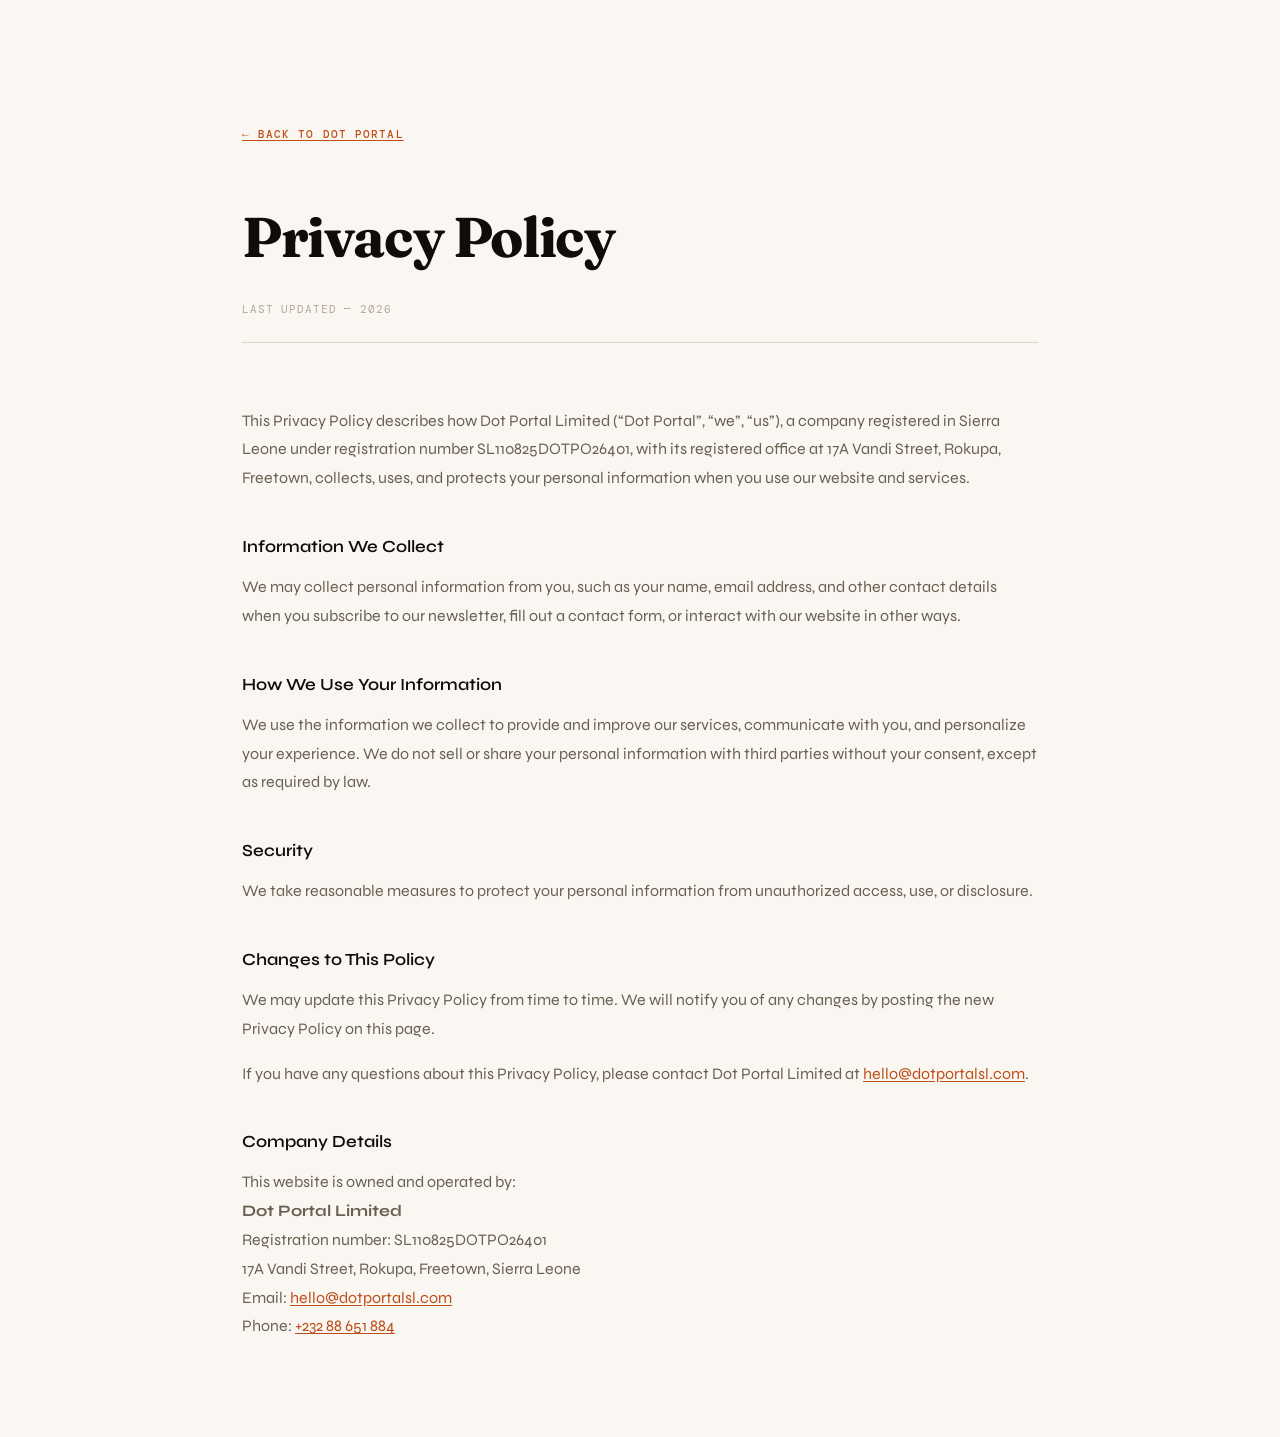
<file: privacy-policy.html>
<!DOCTYPE html>
<html lang="en">
<head>
    <meta charset="UTF-8">
    <meta name="viewport" content="width=device-width, initial-scale=1.0">
    <meta name="description" content="Privacy Policy for Dot Portal Limited, Freetown, Sierra Leone. Learn how we collect, use, and protect your personal information.">
    <meta name="robots" content="index, follow">
    <title>Privacy Policy &mdash; Dot Portal Limited</title>
    <link rel="canonical" href="https://www.dotportalsl.com/privacy-policy.html">
    <meta name="theme-color" content="#faf7f2" media="(prefers-color-scheme: light)">
    <meta name="theme-color" content="#100e0b" media="(prefers-color-scheme: dark)">
    <link rel="icon" type="image/png" sizes="32x32" href="/images/favicon/favicon-32x32.png">
    <link rel="preconnect" href="https://fonts.googleapis.com">
    <link rel="preconnect" href="https://fonts.gstatic.com" crossorigin>
    <link href="https://fonts.googleapis.com/css2?family=Fraunces:opsz,wght@9..144,300..900&family=Syne:wght@400;500;600;700&family=DM+Mono:wght@400;500&display=swap" rel="stylesheet">
    <link rel="stylesheet" href="/assets/css/style.css">
</head>
<body>
    <div class="page-wrap">
        <a href="/" class="page-back">&larr; Back to Dot Portal</a>
        <h1>Privacy Policy</h1>
        <span class="page-date">Last updated &mdash; 2026</span>

        <p>This Privacy Policy describes how Dot Portal Limited (&ldquo;Dot Portal&rdquo;, &ldquo;we&rdquo;, &ldquo;us&rdquo;), a company registered in Sierra Leone under registration number SL110825DOTPO26401, with its registered office at 17A Vandi Street, Rokupa, Freetown, collects, uses, and protects your personal information when you use our website and services.</p>

        <h2>Information We Collect</h2>
        <p>We may collect personal information from you, such as your name, email address, and other contact details when you subscribe to our newsletter, fill out a contact form, or interact with our website in other ways.</p>

        <h2>How We Use Your Information</h2>
        <p>We use the information we collect to provide and improve our services, communicate with you, and personalize your experience. We do not sell or share your personal information with third parties without your consent, except as required by law.</p>

        <h2>Security</h2>
        <p>We take reasonable measures to protect your personal information from unauthorized access, use, or disclosure.</p>

        <h2>Changes to This Policy</h2>
        <p>We may update this Privacy Policy from time to time. We will notify you of any changes by posting the new Privacy Policy on this page.</p>

        <p>If you have any questions about this Privacy Policy, please contact Dot Portal Limited at <a href="mailto:hello@dotportalsl.com">hello@dotportalsl.com</a>.</p>
        <h2>Company Details</h2>
        <p>
            This website is owned and operated by:<br>
            <strong>Dot Portal Limited</strong><br>
            Registration number: SL110825DOTPO26401<br>
            17A Vandi Street, Rokupa, Freetown, Sierra Leone<br>
            Email: <a href="mailto:hello@dotportalsl.com">hello@dotportalsl.com</a><br>
            Phone: <a href="tel:+23288651884">+232 88 651 884</a>
        </p>

    </div>
    <script src="/assets/js/script.js" defer></script>
</body>
</html>
</file>
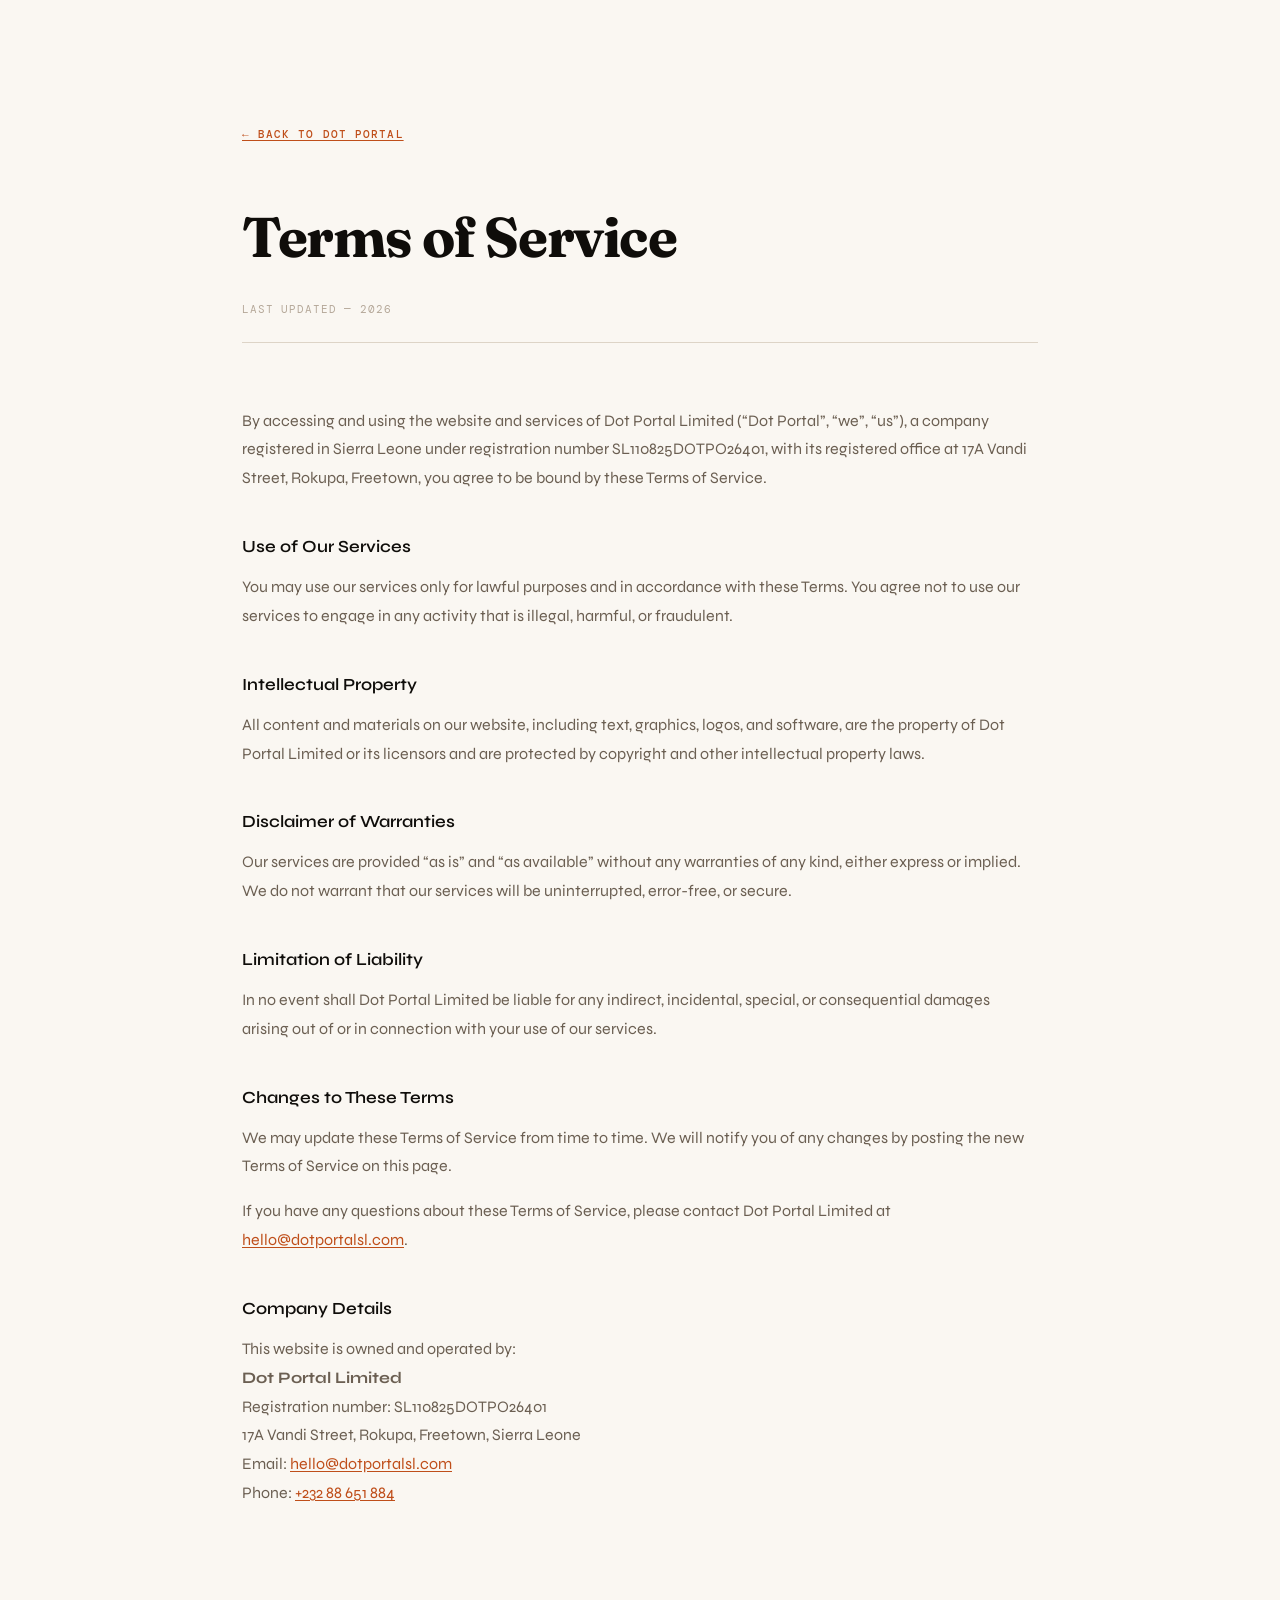
<file: terms-of-service.html>
<!DOCTYPE html>
<html lang="en">
<head>
    <meta charset="UTF-8">
    <meta name="viewport" content="width=device-width, initial-scale=1.0">
    <meta name="description" content="Terms of Service for Dot Portal Limited, Freetown, Sierra Leone. Read our terms and conditions for using our website and services.">
    <meta name="robots" content="index, follow">
    <title>Terms of Service &mdash; Dot Portal Limited</title>
    <link rel="canonical" href="https://www.dotportalsl.com/terms-of-service.html">
    <meta name="theme-color" content="#faf7f2" media="(prefers-color-scheme: light)">
    <meta name="theme-color" content="#100e0b" media="(prefers-color-scheme: dark)">
    <link rel="icon" type="image/png" sizes="32x32" href="/images/favicon/favicon-32x32.png">
    <link rel="preconnect" href="https://fonts.googleapis.com">
    <link rel="preconnect" href="https://fonts.gstatic.com" crossorigin>
    <link href="https://fonts.googleapis.com/css2?family=Fraunces:opsz,wght@9..144,300..900&family=Syne:wght@400;500;600;700&family=DM+Mono:wght@400;500&display=swap" rel="stylesheet">
    <link rel="stylesheet" href="/assets/css/style.css">
</head>
<body>
    <div class="page-wrap">
        <a href="/" class="page-back">&larr; Back to Dot Portal</a>
        <h1>Terms of Service</h1>
        <span class="page-date">Last updated &mdash; 2026</span>

        <p>By accessing and using the website and services of Dot Portal Limited (&ldquo;Dot Portal&rdquo;, &ldquo;we&rdquo;, &ldquo;us&rdquo;), a company registered in Sierra Leone under registration number SL110825DOTPO26401, with its registered office at 17A Vandi Street, Rokupa, Freetown, you agree to be bound by these Terms of Service.</p>

        <h2>Use of Our Services</h2>
        <p>You may use our services only for lawful purposes and in accordance with these Terms. You agree not to use our services to engage in any activity that is illegal, harmful, or fraudulent.</p>

        <h2>Intellectual Property</h2>
        <p>All content and materials on our website, including text, graphics, logos, and software, are the property of Dot Portal Limited or its licensors and are protected by copyright and other intellectual property laws.</p>

        <h2>Disclaimer of Warranties</h2>
        <p>Our services are provided &ldquo;as is&rdquo; and &ldquo;as available&rdquo; without any warranties of any kind, either express or implied. We do not warrant that our services will be uninterrupted, error-free, or secure.</p>

        <h2>Limitation of Liability</h2>
        <p>In no event shall Dot Portal Limited be liable for any indirect, incidental, special, or consequential damages arising out of or in connection with your use of our services.</p>

        <h2>Changes to These Terms</h2>
        <p>We may update these Terms of Service from time to time. We will notify you of any changes by posting the new Terms of Service on this page.</p>

        <p>If you have any questions about these Terms of Service, please contact Dot Portal Limited at <a href="mailto:hello@dotportalsl.com">hello@dotportalsl.com</a>.</p>
        <h2>Company Details</h2>
        <p>
            This website is owned and operated by:<br>
            <strong>Dot Portal Limited</strong><br>
            Registration number: SL110825DOTPO26401<br>
            17A Vandi Street, Rokupa, Freetown, Sierra Leone<br>
            Email: <a href="mailto:hello@dotportalsl.com">hello@dotportalsl.com</a><br>
            Phone: <a href="tel:+23288651884">+232 88 651 884</a>
        </p>

    </div>
    <script src="/assets/js/script.js" defer></script>
</body>
</html>
</file>
<file: assets/css/style.css>
/* ================================================================
   DOT PORTAL — WARM EDITORIAL REDESIGN
   Fraunces + Syne + DM Mono
   Light & Dark theme — warm parchment palette
   ================================================================ */

/* === DESIGN TOKENS === */
:root {
    --color-bg:          #faf7f2;
    --color-bg-alt:      #f3ede4;
    --color-bg-card:     #ede5d8;
    --color-ink:         #0f0d0a;
    --color-ink-muted:   #6b5f52;
    --color-ink-faint:   #b5a899;
    --color-accent:      #bf4e1a;
    --color-accent-warm: #e87a3f;
    --color-rule:        #ddd4c7;

    --font-display: 'Fraunces', Georgia, serif;
    --font-body:    'Syne', system-ui, sans-serif;
    --font-mono:    'DM Mono', 'Courier New', monospace;

    --sp-1:  0.25rem;
    --sp-2:  0.5rem;
    --sp-3:  0.75rem;
    --sp-4:  1rem;
    --sp-5:  1.25rem;
    --sp-6:  1.5rem;
    --sp-8:  2rem;
    --sp-10: 2.5rem;
    --sp-12: 3rem;
    --sp-16: 4rem;
    --sp-20: 5rem;
    --sp-24: 6rem;
    --sp-32: 8rem;

    --container-max:    1160px;
    --container-narrow: 860px;
    --philosophy-num-size: 26px;

    --ease-out:   cubic-bezier(0.16, 1, 0.3, 1);
    --ease-inout: cubic-bezier(0.4, 0, 0.2, 1);
    --dur-fast:   140ms;
    --dur-base:   270ms;
    --dur-slow:   500ms;
}

[data-theme="dark"] {
    --color-bg:          #100e0b;
    --color-bg-alt:      #181410;
    --color-bg-card:     #211c16;
    --color-ink:         #f0ebe3;
    --color-ink-muted:   #9e8e7c;
    --color-ink-faint:   #5a4f44;
    --color-accent:      #e8703a;
    --color-accent-warm: #f09060;
    --color-rule:        #2a2320;
}

/* === RESET === */
*, *::before, *::after {
    margin: 0;
    padding: 0;
    box-sizing: border-box;
}

html {
    font-size: 16px;
    scroll-behavior: smooth;
    -webkit-font-smoothing: antialiased;
    -moz-osx-font-smoothing: grayscale;
}

body {
    font-family: var(--font-body);
    font-weight: 400;
    line-height: 1.65;
    color: var(--color-ink);
    background-color: var(--color-bg);
    overflow-x: hidden;
    transition:
        background-color var(--dur-slow) var(--ease-inout),
        color var(--dur-slow) var(--ease-inout);
}

a   { color: inherit; text-decoration: none; }
img { max-width: 100%; height: auto; display: block; }

button {
    font-family: inherit;
    border: none;
    background: none;
    cursor: pointer;
    color: inherit;
}

/* === LAYOUT === */
.container {
    max-width: var(--container-max);
    margin: 0 auto;
    padding: 0 var(--sp-8);
}

/* === HEADER === */
.header {
    position: fixed;
    top: 0; left: 0; right: 0;
    z-index: 100;
    padding: var(--sp-8) 0;
    transition:
        padding var(--dur-base) var(--ease-inout),
        background-color var(--dur-base) var(--ease-inout),
        border-color var(--dur-base) var(--ease-inout),
        box-shadow var(--dur-base) var(--ease-inout);
}

.header.scrolled {
    padding: var(--sp-4) 0;
    background-color: color-mix(in srgb, var(--color-bg) 94%, transparent);
    backdrop-filter: blur(20px);
    -webkit-backdrop-filter: blur(20px);
    border-bottom: 1px solid var(--color-rule);
}

[data-theme="dark"] .header.scrolled {
    background-color: color-mix(in srgb, var(--color-bg) 94%, transparent);
}

.nav {
    max-width: var(--container-max);
    margin: 0 auto;
    padding: 0 var(--sp-8);
    display: flex;
    align-items: center;
    justify-content: space-between;
}

.nav-logo img {
    height: 34px;
    width: auto;
    opacity: 0.88;
    transition: opacity var(--dur-fast);
}
.nav-logo:hover img { opacity: 1; }

.nav-right {
    display: flex;
    align-items: center;
    gap: var(--sp-5);
}

.nav-links {
    display: flex;
    align-items: center;
    gap: var(--sp-8);
}

.nav-link {
    font-family: var(--font-body);
    font-size: 0.875rem;
    font-weight: 500;
    color: var(--color-ink-muted);
    transition: color var(--dur-fast);
    letter-spacing: 0.01em;
}
.nav-link:hover { color: var(--color-ink); }

.nav-link--cta {
    color: var(--color-ink);
    padding: var(--sp-2) var(--sp-5);
    border: 1.5px solid var(--color-rule);
    border-radius: 100px;
    transition:
        background-color var(--dur-fast),
        border-color var(--dur-fast),
        color var(--dur-fast);
}
.nav-link--cta:hover {
    background-color: var(--color-ink);
    border-color: var(--color-ink);
    color: var(--color-bg);
}

.theme-toggle {
    display: flex;
    align-items: center;
    justify-content: center;
    width: 36px;
    height: 36px;
    color: var(--color-ink-muted);
    border-radius: 50%;
    font-size: 0.875rem;
    transition: color var(--dur-fast), background-color var(--dur-fast);
}
.theme-toggle:hover {
    color: var(--color-ink);
    background-color: var(--color-bg-card);
}

.nav-toggle {
    display: none;
    flex-direction: column;
    gap: 5px;
    width: 36px;
    height: 36px;
    align-items: center;
    justify-content: center;
    padding: var(--sp-2);
}
.nav-toggle span {
    width: 22px;
    height: 1.5px;
    background: var(--color-ink);
    border-radius: 2px;
    transition: transform var(--dur-base) var(--ease-inout), opacity var(--dur-fast);
    transform-origin: center;
}
.nav-toggle.active span:first-child {
    transform: rotate(45deg) translate(0, 4px);
}
.nav-toggle.active span:last-child {
    transform: rotate(-45deg) translate(0, -4px);
}

/* === HERO === */
.hero {
    min-height: 100vh;
    min-height: 100svh;
    display: flex;
    flex-direction: column;
    justify-content: center;
    padding: calc(var(--sp-32) + 60px) var(--sp-8) var(--sp-24);
    position: relative;
    overflow: hidden;
    background:
        radial-gradient(ellipse 100% 65% at 50% -5%, rgba(191, 78, 26, 0.08) 0%, transparent 65%),
        var(--color-bg);
    transition: background-color var(--dur-slow) var(--ease-inout);
}

[data-theme="dark"] .hero {
    background:
        radial-gradient(ellipse 100% 65% at 50% -5%, rgba(232, 112, 58, 0.1) 0%, transparent 65%),
        var(--color-bg);
}

/* Animated grain texture */
.hero::before {
    content: '';
    position: absolute;
    inset: -50%;
    width: 200%;
    height: 200%;
    background-image: url("data:image/svg+xml,%3Csvg viewBox='0 0 300 300' xmlns='http://www.w3.org/2000/svg'%3E%3Cfilter id='n'%3E%3CfeTurbulence type='fractalNoise' baseFrequency='0.85' numOctaves='4' stitchTiles='stitch'/%3E%3C/filter%3E%3Crect width='100%25' height='100%25' filter='url(%23n)'/%3E%3C/svg%3E");
    opacity: 0.038;
    pointer-events: none;
    animation: grain 10s steps(12) infinite;
}

@keyframes grain {
    0%, 100% { transform: translate(0, 0); }
    10%  { transform: translate(-5%, -10%); }
    20%  { transform: translate(-15%, 5%); }
    30%  { transform: translate(7%, -20%); }
    40%  { transform: translate(-5%, 25%); }
    50%  { transform: translate(-12%, 10%); }
    60%  { transform: translate(15%, 0%); }
    70%  { transform: translate(0%, 15%); }
    80%  { transform: translate(5%, 30%); }
    90%  { transform: translate(-10%, 10%); }
}

.hero-content {
    max-width: var(--container-max);
    width: 100%;
    margin: 0 auto;
    position: relative;
    z-index: 1;
}

.hero-eyebrow {
    font-family: var(--font-mono);
    font-size: 0.6875rem;
    font-weight: 500;
    text-transform: uppercase;
    letter-spacing: 0.14em;
    color: var(--color-accent);
    display: block;
    margin-bottom: var(--sp-6);
    opacity: 0;
    animation: fadeUp 0.9s var(--ease-out) 0.1s forwards;
}

.hero-title {
    font-family: var(--font-display);
    font-size: clamp(3.25rem, 9vw, 7.5rem);
    font-weight: 800;
    line-height: 1.02;
    letter-spacing: -0.03em;
    font-variation-settings: 'opsz' 72;
    margin-bottom: var(--sp-8);
    color: var(--color-ink);
}

.hero-line {
    display: block;
    opacity: 0;
    animation: fadeUp 0.9s var(--ease-out) forwards;
}
.hero-line:nth-child(1) { animation-delay: 0.2s; }
.hero-line:nth-child(2) { animation-delay: 0.35s; }
.hero-line--accent { color: var(--color-accent); }

.hero-subtitle {
    font-family: var(--font-body);
    font-size: clamp(1.0625rem, 2.2vw, 1.3125rem);
    color: var(--color-ink-muted);
    max-width: 540px;
    line-height: 1.7;
    opacity: 0;
    animation: fadeUp 0.9s var(--ease-out) 0.55s forwards;
}

.hero-scroll {
    position: absolute;
    bottom: var(--sp-10);
    left: var(--sp-8);
    display: flex;
    align-items: center;
    gap: var(--sp-4);
    opacity: 0;
    animation: fadeIn 0.8s ease 1.1s forwards;
    z-index: 1;
}

.hero-scroll-text {
    font-family: var(--font-mono);
    font-size: 0.625rem;
    font-weight: 500;
    text-transform: uppercase;
    letter-spacing: 0.16em;
    color: var(--color-ink-faint);
}

.hero-scroll-line {
    width: 52px;
    height: 1px;
    background: var(--color-rule);
    position: relative;
    overflow: hidden;
}
.hero-scroll-line::after {
    content: '';
    position: absolute;
    top: 0; left: -100%;
    width: 100%; height: 100%;
    background: var(--color-accent);
    animation: scrollLine 2.5s ease-in-out 1.8s infinite;
}

@keyframes fadeUp {
    from { opacity: 0; transform: translateY(32px); }
    to   { opacity: 1; transform: translateY(0); }
}
@keyframes fadeIn {
    to { opacity: 1; }
}
@keyframes scrollLine {
    0%   { left: -100%; }
    50%  { left: 100%; }
    100% { left: 100%; }
}

/* === SCROLL REVEAL === */
.reveal {
    opacity: 0;
    transform: translateY(28px);
    transition:
        opacity 0.7s var(--ease-out),
        transform 0.7s var(--ease-out);
}
.reveal.is-visible {
    opacity: 1;
    transform: translateY(0);
}

/* === SECTION COMMON === */
.section-header {
    margin-bottom: var(--sp-16);
}

.section-label {
    display: block;
    font-family: var(--font-mono);
    font-size: 0.6875rem;
    font-weight: 500;
    text-transform: uppercase;
    letter-spacing: 0.14em;
    color: var(--color-accent);
    margin-bottom: var(--sp-5);
}

.section-title {
    font-family: var(--font-display);
    font-size: clamp(1.75rem, 4vw, 3rem);
    font-weight: 700;
    line-height: 1.2;
    letter-spacing: -0.025em;
    font-variation-settings: 'opsz' 32;
    color: var(--color-ink);
    max-width: 620px;
}

/* === PRODUCTS === */
.products {
    padding: clamp(60px, 8vw, 100px) 0 clamp(80px, 10vw, 120px);
    background: var(--color-bg-alt);
    border-top: 1px solid var(--color-rule);
    transition: background-color var(--dur-slow) var(--ease-inout);
}

.product-grid {
    display: grid;
    grid-template-columns: repeat(3, 1fr);
    gap: var(--sp-6);
    align-items: stretch;
}

.product-card {
    position: relative;
    background: var(--color-bg);
    border: 1px solid var(--color-rule);
    border-radius: 3px;
    padding: clamp(1.75rem, 2.6vw, 2.5rem);
    overflow: hidden;
    display: block;
    text-decoration: none;
    color: inherit;
    transition:
        border-color var(--dur-base),
        box-shadow var(--dur-base),
        background-color var(--dur-slow) var(--ease-inout);
}



/* Left-border reveal on hover */
.product-card::before {
    content: '';
    position: absolute;
    left: 0; top: 0; bottom: 0;
    width: 3px;
    background: var(--color-accent);
    transform: scaleY(0);
    transform-origin: top;
    transition: transform var(--dur-slow) var(--ease-out);
}
.product-card:hover::before,
.product-card:focus-visible::before { transform: scaleY(1); }

.product-card:hover {
    border-color: var(--color-accent);
    box-shadow: 0 8px 40px rgba(191, 78, 26, 0.08);
}
[data-theme="dark"] .product-card:hover {
    box-shadow: 0 8px 40px rgba(232, 112, 58, 0.1);
}

.product-number {
    font-family: var(--font-mono);
    font-size: 0.6875rem;
    font-weight: 500;
    letter-spacing: 0.1em;
    color: var(--color-ink-faint);
    margin-bottom: var(--sp-8);
    display: block;
    transition: color var(--dur-fast);
}
.product-card:hover .product-number { color: var(--color-accent); }

.product-icon-wrap {
    width: 52px;
    height: 52px;
    display: flex;
    align-items: center;
    justify-content: center;
    background: var(--color-bg-card);
    border-radius: 12px;
    font-size: 1.375rem;
    color: var(--color-ink-muted);
    margin-bottom: var(--sp-6);
    transition:
        background-color var(--dur-fast),
        color var(--dur-fast);
}
.product-card:hover .product-icon-wrap {
    color: var(--color-accent);
}

.product-header {
    display: flex;
    align-items: baseline;
    gap: var(--sp-4);
    margin-bottom: var(--sp-4);
    flex-wrap: wrap;
}

.product-name {
    font-family: var(--font-display);
    font-size: clamp(1.875rem, 3.5vw, 2.625rem);
    font-weight: 700;
    letter-spacing: -0.025em;
    font-variation-settings: 'opsz' 28;
    color: var(--color-ink);
    line-height: 1;
    transition: color var(--dur-fast);
}
.product-card:hover .product-name { color: var(--color-accent); }

.product-status {
    font-family: var(--font-mono);
    font-size: 0.5625rem;
    font-weight: 500;
    text-transform: uppercase;
    letter-spacing: 0.1em;
    color: var(--color-accent);
    padding: 3px 8px;
    border: 1px solid var(--color-rule);
    border-radius: 100px;
    white-space: nowrap;
}

.product-description {
    font-size: 1rem;
    color: var(--color-ink-muted);
    line-height: 1.75;
    max-width: 400px;
}

/* === PHILOSOPHY === */
.philosophy {
    padding: clamp(60px, 8vw, 100px) 0;
    background: var(--color-bg);
    border-top: 1px solid var(--color-rule);
    transition: background-color var(--dur-slow) var(--ease-inout);
}

.philosophy-list {
    border-top: 1px solid var(--color-rule);
}

.philosophy-item {
    position: relative;
    border-bottom: 1px solid var(--color-rule);
    cursor: pointer;
    outline: none;
    overflow: hidden;
    transition: background-color var(--dur-base);
}

/* Oversized watermark number */
.philosophy-item::before {
    content: attr(data-number);
    position: absolute;
    right: -0.05em;
    top: 50%;
    transform: translateY(-50%);
    font-family: var(--font-display);
    font-size: clamp(6rem, 14vw, 11rem);
    font-weight: 800;
    font-variation-settings: 'opsz' 72;
    line-height: 1;
    color: var(--color-ink);
    opacity: 0.035;
    pointer-events: none;
    transition: opacity var(--dur-base), color var(--dur-base);
    user-select: none;
}
.philosophy-item.active::before {
    opacity: 0.055;
    color: var(--color-accent);
}
.philosophy-item.active {
    background-color: rgba(191, 78, 26, 0.028);
}
[data-theme="dark"] .philosophy-item.active {
    background-color: rgba(232, 112, 58, 0.04);
}

.philosophy-header {
    display: flex;
    align-items: center;
    gap: var(--sp-6);
    padding: var(--sp-6) 0;
    position: relative;
    z-index: 1;
}

.philosophy-num {
    font-family: var(--font-mono);
    font-size: 0.6875rem;
    font-weight: 500;
    color: var(--color-ink-faint);
    min-width: var(--philosophy-num-size);
    letter-spacing: 0.05em;
    transition: color var(--dur-fast);
}
.philosophy-item:hover .philosophy-num,
.philosophy-item.active .philosophy-num { color: var(--color-accent); }

.philosophy-title {
    font-family: var(--font-body);
    font-size: clamp(1rem, 2vw, 1.1875rem);
    font-weight: 600;
    color: var(--color-ink-muted);
    letter-spacing: -0.01em;
    flex: 1;
    transition: color var(--dur-fast);
}
.philosophy-item:hover .philosophy-title,
.philosophy-item.active .philosophy-title { color: var(--color-ink); }

.philosophy-chevron {
    font-size: 0.6875rem;
    color: var(--color-ink-faint);
    transition: transform var(--dur-base) var(--ease-out), color var(--dur-fast);
    flex-shrink: 0;
}
.philosophy-item.active .philosophy-chevron {
    transform: rotate(180deg);
    color: var(--color-accent);
}

.philosophy-content {
    max-height: 0;
    overflow: hidden;
    transition: max-height 0.45s var(--ease-out);
    position: relative;
    z-index: 1;
}
.philosophy-item.active .philosophy-content { max-height: 1200px; }

.philosophy-body {
    padding: 0 var(--sp-8) var(--sp-8) calc(var(--philosophy-num-size) + var(--sp-6));
}
.philosophy-body p {
    font-size: 1rem;
    color: var(--color-ink-muted);
    line-height: 1.8;
    max-width: 560px;
}

/* === FOOTER === */
.footer {
    background: var(--color-bg-alt);
    border-top: 1px solid var(--color-rule);
    padding: clamp(60px, 8vw, 100px) 0 var(--sp-8);
    transition: background-color var(--dur-slow) var(--ease-inout);
}

.footer-inner {
    max-width: var(--container-max);
    margin: 0 auto;
    padding: 0 var(--sp-8);
}

.footer-main {
    display: grid;
    grid-template-columns: 1fr auto;
    gap: var(--sp-16);
    align-items: end;
    padding-bottom: var(--sp-16);
    border-bottom: 1px solid var(--color-rule);
    margin-bottom: var(--sp-6);
}

.footer-cta .section-label { margin-bottom: var(--sp-5); }

.footer-email {
    display: inline-flex;
    align-items: baseline;
    gap: var(--sp-3);
    font-family: var(--font-display);
    font-size: clamp(1.5rem, 4.5vw, 3.25rem);
    font-weight: 700;
    letter-spacing: -0.03em;
    font-variation-settings: 'opsz' 36;
    color: var(--color-ink);
    line-height: 1.1;
    position: relative;
    text-decoration: none;
    transition: color var(--dur-fast);
}

/* Underline-draw on hover */
.footer-email::after {
    content: '';
    position: absolute;
    bottom: -4px; left: 0;
    width: 0; height: 2px;
    background: var(--color-accent);
    transition: width var(--dur-slow) var(--ease-out);
}
.footer-email:hover::after { width: 100%; }
.footer-email:hover { color: var(--color-accent); }

.footer-email-arrow {
    font-size: 0.6em;
    display: inline-block;
    transition: transform var(--dur-base) var(--ease-out);
}
.footer-email:hover .footer-email-arrow { transform: translate(8px, -2px); }

.footer-social {
    display: flex;
    flex-direction: column;
    gap: var(--sp-3);
    align-items: flex-end;
}

.social-link {
    width: 44px; height: 44px;
    display: flex;
    align-items: center;
    justify-content: center;
    border: 1px solid var(--color-rule);
    border-radius: 50%;
    font-size: 0.875rem;
    color: var(--color-ink-muted);
    transition:
        border-color var(--dur-fast),
        color var(--dur-fast),
        transform var(--dur-fast);
}
.social-link:hover {
    border-color: var(--color-accent);
    color: var(--color-accent);
    transform: translateY(-2px);
}

.footer-legal {
    padding-bottom: var(--sp-5);
    border-bottom: 1px solid var(--color-rule);
}

.footer-address {
    display: flex;
    flex-wrap: wrap;
    gap: var(--sp-2) var(--sp-6);
    font-style: normal;
    font-family: var(--font-mono);
    font-size: 0.6875rem;
    letter-spacing: 0.02em;
    color: var(--color-ink-faint);
}

.footer-legal-name {
    color: var(--color-ink-muted);
    font-weight: 500;
}

.footer-address a {
    color: inherit;
    text-decoration: none;
    transition: color var(--dur-fast);
}
.footer-address a:hover { color: var(--color-accent); }

.footer-bottom {
    display: flex;
    justify-content: space-between;
    align-items: center;
    padding-top: var(--sp-4);
}

.footer-copyright {
    font-family: var(--font-mono);
    font-size: 0.6875rem;
    color: var(--color-ink-faint);
    letter-spacing: 0.02em;
}

.footer-links {
    display: flex;
    gap: var(--sp-6);
}
.footer-links a {
    font-family: var(--font-mono);
    font-size: 0.6875rem;
    color: var(--color-ink-faint);
    letter-spacing: 0.04em;
    text-transform: uppercase;
    transition: color var(--dur-fast);
}
.footer-links a:hover { color: var(--color-ink); }

/* === MOBILE MENU === */
.mobile-menu {
    position: fixed;
    inset: 0;
    background: var(--color-bg);
    z-index: 99;
    display: flex;
    flex-direction: column;
    justify-content: center;
    align-items: flex-start;
    padding: var(--sp-24) var(--sp-8);
    gap: var(--sp-2);
    opacity: 0;
    visibility: hidden;
    transition:
        opacity var(--dur-base) var(--ease-inout),
        visibility var(--dur-base),
        background-color var(--dur-slow) var(--ease-inout);
}
.mobile-menu.active {
    opacity: 1;
    visibility: visible;
}
.mobile-menu .nav-link {
    font-family: var(--font-display);
    font-size: clamp(2rem, 8vw, 3.5rem);
    font-weight: 700;
    letter-spacing: -0.025em;
    font-variation-settings: 'opsz' 36;
    color: var(--color-ink-muted);
    transition: color var(--dur-fast);
    line-height: 1.2;
}
.mobile-menu .nav-link:hover { color: var(--color-accent); }

.mobile-menu-footer {
    position: absolute;
    bottom: var(--sp-8);
    left: var(--sp-8);
}

.mobile-theme-toggle {
    font-family: var(--font-mono);
    font-size: 0.6875rem;
    font-weight: 500;
    text-transform: uppercase;
    letter-spacing: 0.1em;
    color: var(--color-ink-faint);
    display: flex;
    align-items: center;
    gap: var(--sp-2);
    transition: color var(--dur-fast);
    padding: 0;
}
.mobile-theme-toggle:hover { color: var(--color-ink); }

/* === RESPONSIVE === */
@media (max-width: 1024px) {
    .product-grid {
        grid-template-columns: 1fr;
        max-width: 560px;
    }
}

@media (max-width: 768px) {
    .nav-links  { display: none; }
    .nav-toggle { display: flex; }

    .hero {
        padding-top: calc(var(--sp-20) + 70px);
        padding-bottom: var(--sp-16);
    }
    .hero-scroll {
        position: static;
        margin-top: var(--sp-16);
    }

    .footer-main {
        grid-template-columns: 1fr;
        gap: var(--sp-10);
        align-items: start;
    }
    .footer-social {
        flex-direction: row;
        align-items: center;
    }
    .footer-bottom {
        flex-direction: column;
        gap: var(--sp-3);
        text-align: center;
    }
}

@media (max-width: 480px) {
    .container    { padding: 0 var(--sp-5); }
    .nav          { padding: 0 var(--sp-5); }
    .footer-inner { padding: 0 var(--sp-5); }
    .hero         { padding-left: var(--sp-5); padding-right: var(--sp-5); }
    .product-card { padding: var(--sp-6); }
    .footer-email { font-size: 1.375rem; }
    .mobile-menu  { padding: var(--sp-20) var(--sp-5); }
}

/* === STANDALONE LEGAL PAGES === */
.page-wrap {
    max-width: var(--container-narrow);
    margin: 0 auto;
    padding: 120px var(--sp-8) var(--sp-20);
    min-height: 100svh;
}

.page-back {
    display: inline-flex;
    align-items: center;
    gap: var(--sp-2);
    font-family: var(--font-mono);
    font-size: 0.6875rem;
    font-weight: 500;
    text-transform: uppercase;
    letter-spacing: 0.1em;
    color: var(--color-ink-faint);
    margin-bottom: var(--sp-12);
    transition: color var(--dur-fast);
}
.page-back:hover { color: var(--color-ink); }

.page-wrap h1 {
    font-family: var(--font-display);
    font-size: clamp(2rem, 5vw, 3.5rem);
    font-weight: 700;
    letter-spacing: -0.025em;
    font-variation-settings: 'opsz' 36;
    margin-bottom: var(--sp-4);
    color: var(--color-ink);
}

.page-date {
    font-family: var(--font-mono);
    font-size: 0.6875rem;
    color: var(--color-ink-faint);
    letter-spacing: 0.08em;
    text-transform: uppercase;
    margin-bottom: var(--sp-16);
    display: block;
    border-bottom: 1px solid var(--color-rule);
    padding-bottom: var(--sp-6);
}

.page-wrap h2 {
    font-family: var(--font-body);
    font-size: 1.0625rem;
    font-weight: 600;
    margin-top: var(--sp-10);
    margin-bottom: var(--sp-3);
    color: var(--color-ink);
}

.page-wrap p {
    font-size: 1rem;
    color: var(--color-ink-muted);
    line-height: 1.8;
    margin-bottom: var(--sp-4);
}

.page-wrap a {
    color: var(--color-accent);
    text-decoration: underline;
    text-underline-offset: 2px;
}

/* === FOCUS & SELECTION === */
:focus-visible {
    outline: 2px solid var(--color-accent);
    outline-offset: 3px;
}

::selection {
    background: rgba(191, 78, 26, 0.18);
    color: var(--color-ink);
}
[data-theme="dark"] ::selection {
    background: rgba(232, 112, 58, 0.25);
}

/* === REDUCED MOTION === */
@media (prefers-reduced-motion: reduce) {
    *, *::before, *::after {
        animation-duration: 0.01ms !important;
        animation-iteration-count: 1 !important;
        transition-duration: 0.01ms !important;
    }
    html { scroll-behavior: auto; }
    .hero::before { animation: none; }
    .reveal { opacity: 1; transform: none; }
}

/* ================================================================
   ENHANCEMENTS — Hero visuals, layout polish, copy improvements
   ================================================================ */

/* === HERO: Large faint DP wordmark === */
.hero-wordmark {
    position: absolute;
    right: -0.05em;
    bottom: -0.2em;
    font-family: var(--font-display);
    font-size: clamp(14rem, 30vw, 28rem);
    font-weight: 900;
    font-variation-settings: 'opsz' 144;
    line-height: 0.85;
    color: var(--color-ink);
    opacity: 0.028;
    pointer-events: none;
    user-select: none;
    letter-spacing: -0.06em;
    z-index: 0;
    transition: color var(--dur-slow) var(--ease-inout);
}
[data-theme="dark"] .hero-wordmark {
    opacity: 0.04;
}

/* === HERO: Floating product pill badges === */
.hero-products {
    position: absolute;
    bottom: var(--sp-10);
    right: var(--sp-8);
    display: flex;
    gap: var(--sp-3);
    z-index: 1;
    opacity: 0;
    animation: fadeIn 0.8s ease 1.3s forwards;
}

.hero-product-pill {
    display: inline-flex;
    align-items: center;
    gap: var(--sp-2);
    font-family: var(--font-mono);
    font-size: 0.625rem;
    font-weight: 500;
    letter-spacing: 0.1em;
    text-transform: uppercase;
    color: var(--color-ink-faint);
    border: 1px solid var(--color-rule);
    border-radius: 100px;
    padding: var(--sp-2) var(--sp-4);
    background: transparent;
    transition:
        color var(--dur-fast),
        border-color var(--dur-fast),
        background-color var(--dur-slow) var(--ease-inout);
}
.hero-product-pill .icon {
    font-size: 0.5625rem;
    color: var(--color-accent);
}

/* === INLINE SVG ICONS (replaces Font Awesome) === */
.icon {
    width: 1em;
    height: 1em;
    fill: currentColor;
    display: inline-block;
    vertical-align: -0.125em;
    flex-shrink: 0;
}
.icon-sun { display: none; }
[data-theme="dark"] .icon-moon { display: none; }
[data-theme="dark"] .icon-sun { display: inline-block; }

/* === PHILOSOPHY: Watermark shows faintly on hover too === */
.philosophy-item:hover::before {
    opacity: 0.045;
}

/* === FOOTER: Prevent email wrapping uglily on tiny screens === */
.footer-email {
    overflow-wrap: anywhere;
    word-break: break-word;
}

/* === MOBILE: hide hero pills on very small screens === */
@media (max-width: 480px) {
    .hero-products { display: none; }
    .hero-wordmark { font-size: 10rem; opacity: 0.025; }
}
</file>
